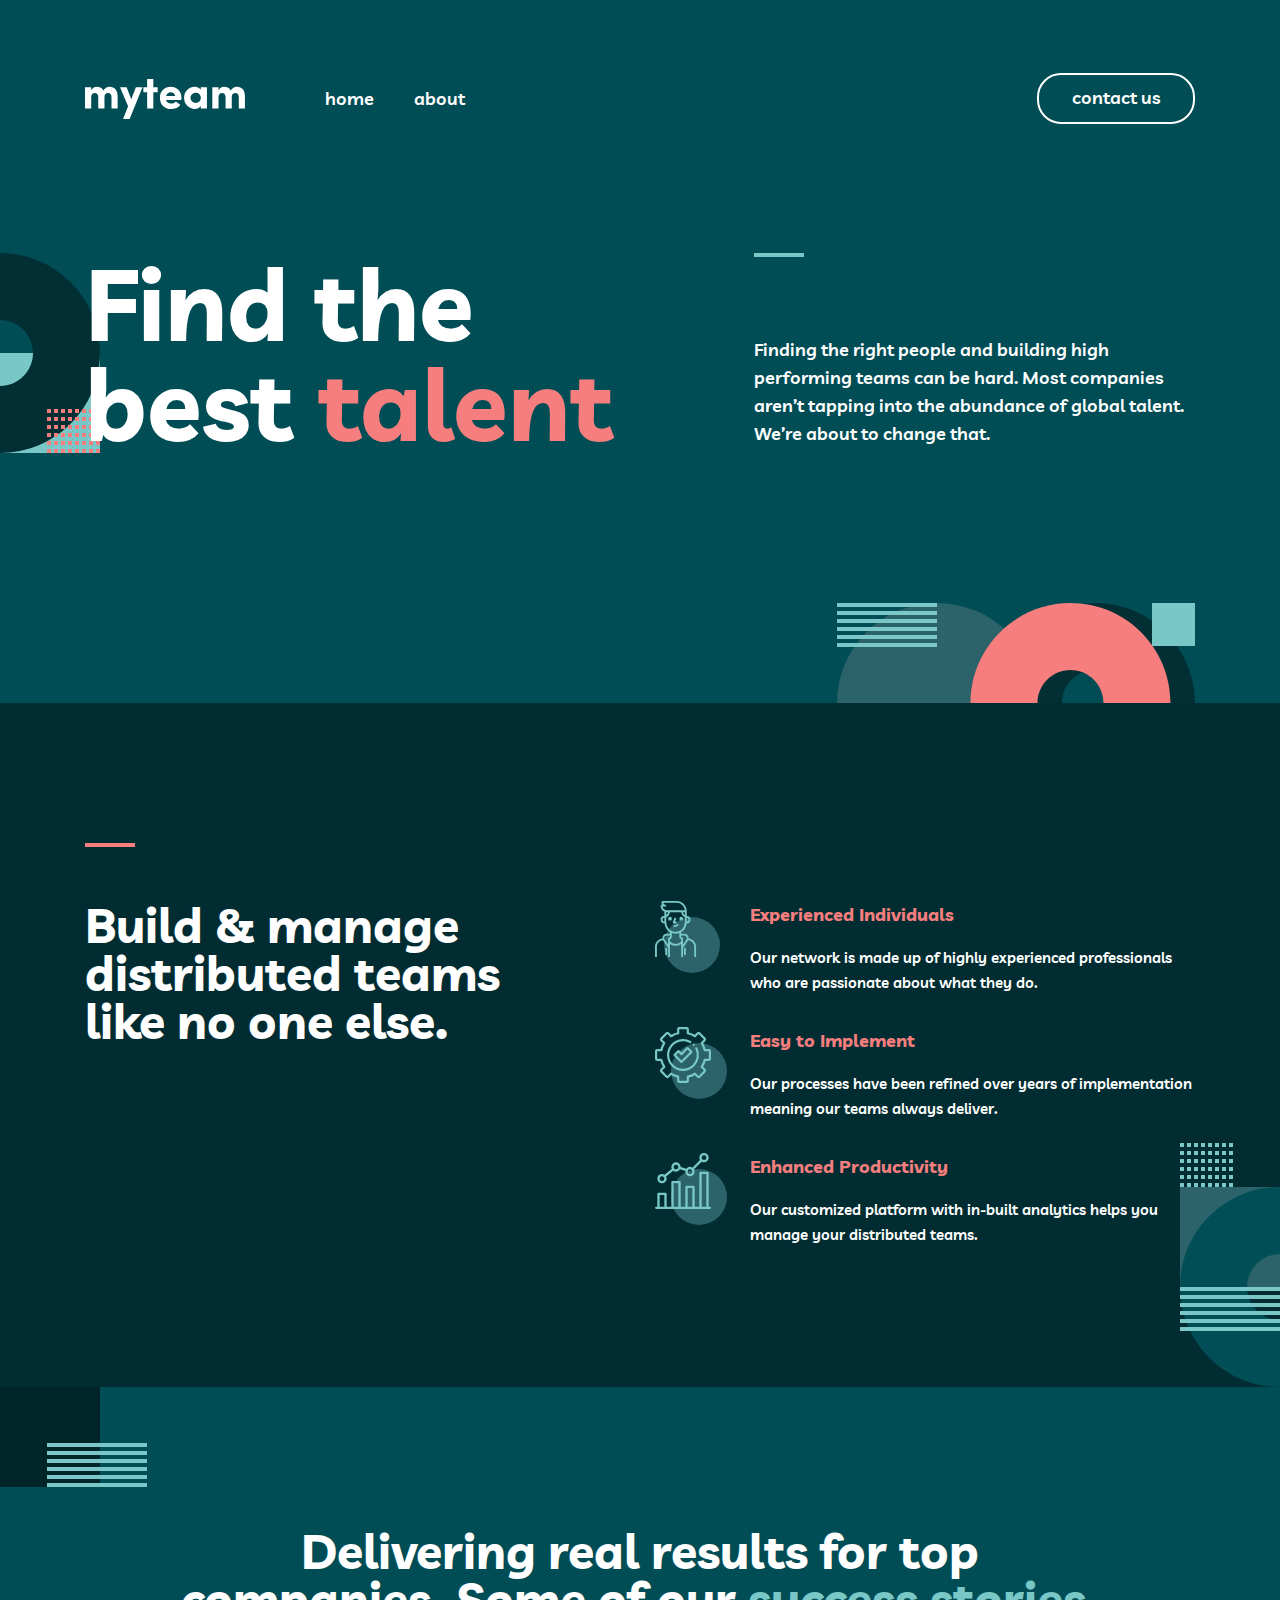
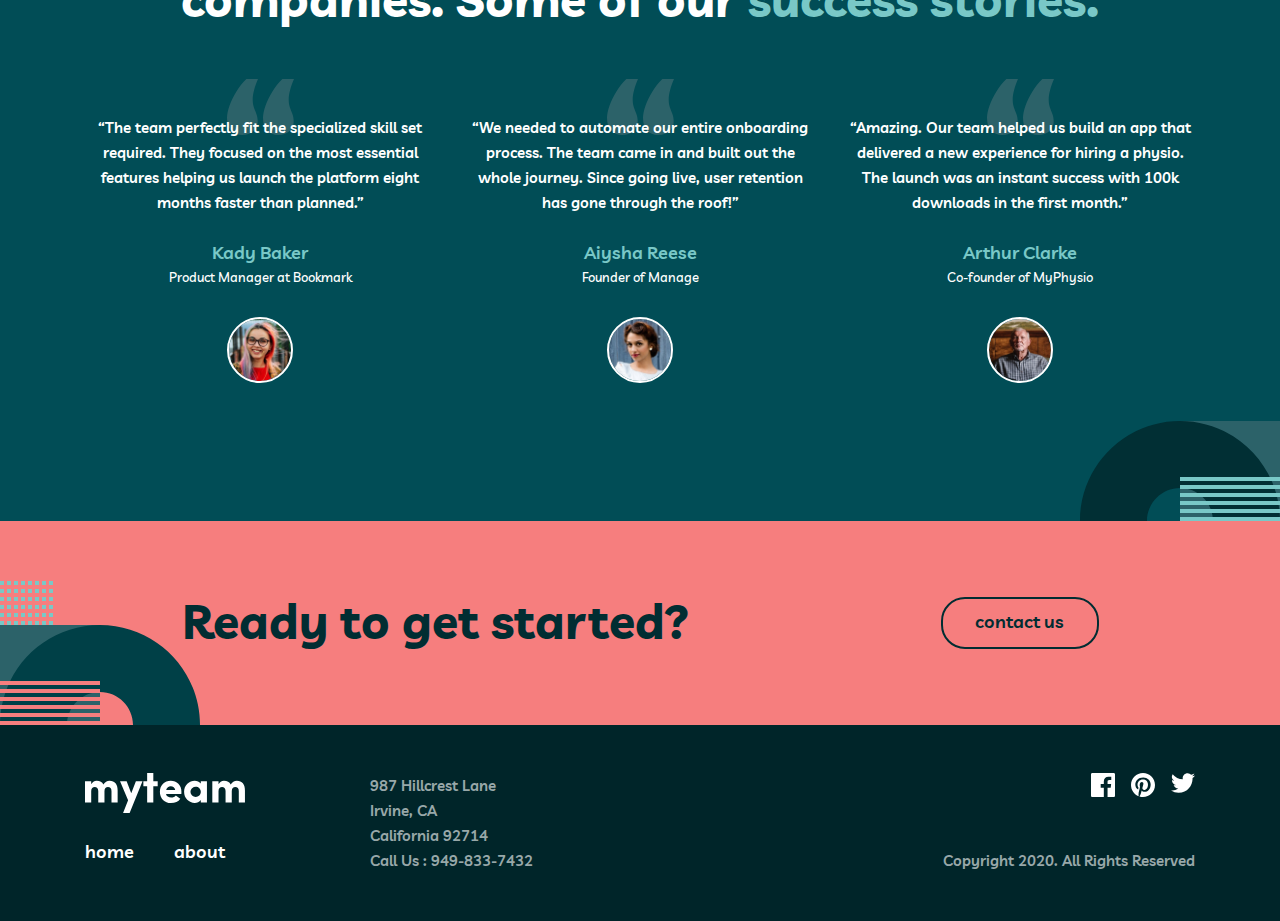
<file: index.html>
<!DOCTYPE html>
<html lang="en">
  <head>
    <meta charset="UTF-8" />
    <meta name="viewport" content="width=device-width, initial-scale=1.0" />

    <link
      rel="icon"
      type="image/png"
      sizes="32x32"
      href="./images/favicon-32x32.png"
    />

    <title>Frontend Mentor | myteam website challenge - Homepage</title>
    <link rel="preconnect" href="https://fonts.googleapis.com" />
    <link rel="preconnect" href="https://fonts.gstatic.com" crossorigin />
    <link
      href="https://fonts.googleapis.com/css2?family=Livvic:wght@500;600;700&display=swap"
      rel="stylesheet"
    />
    <link rel="stylesheet" href="./css/reset.css" />
    <link rel="stylesheet" href="./css/home.css" />
  </head>
  <body>
    <main>
      <header class="bg-primary-400">
        <nav class="nav-bar">
          <ul role="list" class="nav-list">
            <li class="logo">
              <a class="logo-link" href="./index.html">
                <svg xmlns="http://www.w3.org/2000/svg" width="160" height="40">
                  <path
                    fill="#FFF"
                    d="M6.214 29.531V18.237c0-1.488.334-2.582 1.003-3.282.668-.699 1.511-1.049 2.529-1.049 1.017 0 1.846.365 2.485 1.094.625.73.967 1.734 1.025 3.013v11.518h6.213V18.237c0-1.459.32-2.545.96-3.26.64-.714 1.49-1.07 2.55-1.07 1.062 0 1.92.379 2.573 1.138.625.759.938 1.793.938 3.102v11.384h6.148v-12.12c0-3.096-.69-5.484-2.071-7.165-1.381-1.682-3.38-2.523-5.996-2.523-2.616 0-4.687 1.265-6.213 3.795-1.163-2.5-3.394-3.75-6.694-3.75a6.251 6.251 0 00-3.27.915c-.945.64-1.672 1.51-2.18 2.612V8.192H0v21.34h6.214zM44.634 40L57.499 8.192h-6.606L46.248 20.29l-4.6-12.098h-6.606l8.045 19.152L38.072 40h6.563zm23.683-10.469V13.214H72.7V8.192h-4.383V0h-6.17v8.192h-3.793v5.022h3.793v16.317h6.17zm17.448.447c4.418.015 7.594-1.429 9.527-4.33L90.78 22.5c-1.046 1.34-2.565 2.009-4.557 2.009-1.279 0-2.427-.313-3.444-.938-1.018-.625-1.585-1.503-1.7-2.634H96.36c.058-1.28.087-1.934.087-1.964-.015-3.333-1.04-6.041-3.074-8.125-2.035-2.083-4.586-3.125-7.653-3.125-3.067-.015-5.64 1.005-7.718 3.058-2.078 2.054-3.118 4.725-3.118 8.014 0 3.288 1.04 5.982 3.118 8.08 2.108 2.068 4.695 3.103 7.762 3.103zm4.426-13.014h-9.027c.233-1.16.814-2.068 1.745-2.723.9-.655 1.875-.967 2.921-.937a4.987 4.987 0 012.856.982c.858.625 1.36 1.518 1.505 2.678zm19.518 12.969c1.076.03 2.202-.208 3.38-.714 1.177-.506 2.078-1.213 2.703-2.12v2.432h6.148V8.192h-6.148v2.366c-.625-.908-1.52-1.607-2.682-2.098-1.163-.491-2.296-.737-3.401-.737-2.718.015-5.167 1.05-7.347 3.103-2.18 2.053-3.27 4.725-3.27 8.013 0 3.289 1.053 5.96 3.16 8.014 2.108 2.053 4.594 3.08 7.457 3.08zm1.003-6.027c-1.41 0-2.624-.476-3.641-1.428-1.047-.953-1.57-2.158-1.57-3.616 0-1.444.523-2.657 1.57-3.639 1.134-.967 2.376-1.45 3.728-1.45 1.352 0 2.522.476 3.51 1.428.989.952 1.483 2.173 1.483 3.66 0 1.489-.494 2.701-1.483 3.639-.988.938-2.187 1.406-3.597 1.406zm22.81 5.625V18.237c0-1.488.335-2.582 1.003-3.282.669-.699 1.512-1.049 2.53-1.049 1.017 0 1.845.365 2.485 1.094.625.73.966 1.734 1.025 3.013v11.518h6.213V18.237c0-1.459.32-2.545.96-3.26.64-.714 1.49-1.07 2.55-1.07 1.062 0 1.92.379 2.573 1.138.625.759.938 1.793.938 3.102v11.384h6.148v-12.12c0-3.096-.69-5.484-2.071-7.165-1.381-1.682-3.38-2.523-5.996-2.523-2.616 0-4.687 1.265-6.214 3.795-1.162-2.5-3.394-3.75-6.693-3.75a6.251 6.251 0 00-3.27.915c-.945.64-1.672 1.51-2.18 2.612V8.192h-6.214v21.34h6.213z"
                  />
                </svg>
              </a>
            </li>
            <li class="nav-item">
              <a class="nav-link" href="./index.html">home</a>
            </li>
            <li class="nav-item">
              <a class="nav-link" href="./about.html">about</a>
            </li>
          </ul>
          <a class="btn nav-btn" href="./contact.html">contact us</a>
        </nav>
      </header>

      <!-- Hero Section -->
      <div class="hero-section bg-primary-400">
        <div class="home-bg-pattern-1">
          <svg xmlns="http://www.w3.org/2000/svg" width="200" height="200">
            <g fill="none" fill-rule="evenodd">
              <path fill="#79C8C7" d="M100 200h100V100H100z" />
              <path
                fill="#012F34"
                d="M100 0C44.772 0 0 44.772 0 100s44.772 100 100 100 100-44.772 100-100S155.228 0 100 0zm0 67c18.225 0 33 14.775 33 33s-14.775 33-33 33-33-14.775-33-33 14.775-33 33-33z"
              />
              <path
                fill="#F67E7E"
                d="M196 196v4h4v-4h-4zm-7 0v4h4v-4h-4zm-7 0v4h4v-4h-4zm-7 0v4h4v-4h-4zm-7 0v4h4v-4h-4zm-7 0v4h4v-4h-4zm-7 0v4h4v-4h-4zm-7 0v4h4v-4h-4zm49-8v4h4v-4h-4zm-7 0v4h4v-4h-4zm-7 0v4h4v-4h-4zm-7 0v4h4v-4h-4zm-7 0v4h4v-4h-4zm-7 0v4h4v-4h-4zm-7 0v4h4v-4h-4zm-7 0v4h4v-4h-4zm49-8v4h4v-4h-4zm-7 0v4h4v-4h-4zm-7 0v4h4v-4h-4zm-7 0v4h4v-4h-4zm-7 0v4h4v-4h-4zm-7 0v4h4v-4h-4zm-7 0v4h4v-4h-4zm-7 0v4h4v-4h-4zm35-8v4h4v-4h-4zm-14 0v4h4v-4h-4zm7 0v4h4v-4h-4zm-21 0v4h4v-4h-4zm7 0v4h4v-4h-4zm35 0v4h4v-4h-4zm-7 0v4h4v-4h-4zm-42 0v4h4v-4h-4zm49-8v4h4v-4h-4zm-7 0v4h4v-4h-4zm-7 0v4h4v-4h-4zm-7 0v4h4v-4h-4zm-7 0v4h4v-4h-4zm-7 0v4h4v-4h-4zm-7 0v4h4v-4h-4zm-7 0v4h4v-4h-4zm49-8v4h4v-4h-4zm-7 0v4h4v-4h-4zm-7 0v4h4v-4h-4zm-7 0v4h4v-4h-4zm-7 0v4h4v-4h-4zm-7 0v4h4v-4h-4zm-7 0v4h4v-4h-4zm-7 0v4h4v-4h-4z"
              />
            </g>
          </svg>
        </div>
        <div class="hero-section-center">
          <div class="hero-section-title">
            <p>Find the</p>
            <p>best <span class="title-accent">talent</span></p>
          </div>
          <p class="hero-section-content rectangle-decoration">
            Finding the right people and building high performing teams can be
            hard. Most companies aren’t tapping into the abundance of global
            talent. We’re about to change that.
          </p>
          <div class="home-bg-pattern-2">
            <svg xmlns="http://www.w3.org/2000/svg" width="358" height="100">
              <g fill="none" fill-rule="evenodd">
                <circle cx="100" cy="100" r="100" fill="#2C6269" />
                <path
                  fill="#012F34"
                  d="M258 0c55.228 0 100 44.772 100 100s-44.772 100-100 100-100-44.772-100-100S202.772 0 258 0zm0 67c-18.225 0-33 14.775-33 33s14.775 33 33 33 33-14.775 33-33-14.775-33-33-33z"
                />
                <path fill="#79C8C7" d="M358 43h-43V0h43z" />
                <path
                  fill="#F67E7E"
                  d="M233.514 0c55.228 0 100 44.772 100 100s-44.772 100-100 100c-55.229 0-100-44.772-100-100s44.771-100 100-100zm0 67c-18.226 0-33 14.775-33 33s14.774 33 33 33c18.225 0 33-14.775 33-33s-14.775-33-33-33z"
                />
                <path
                  fill="#79C8C7"
                  d="M100 40v4H0v-4h100zm0-8v4H0v-4h100zm0-8v4H0v-4h100zm0-8v4H0v-4h100zm0-8v4H0V8h100zm0-8v4H0V0h100z"
                />
              </g>
            </svg>
          </div>
        </div>
      </div>

      <!-- Section 1 -->
      <div class="section-1 bg-primary-600">
        <div class="section-1-center">
          <p class="section-1-title rectangle-decoration">
            Build & manage distributed teams like no one else.
          </p>
          <div class="section-1-content">
            <div class="box box-1">
              <svg xmlns="http://www.w3.org/2000/svg" width="65" height="72">
                <g fill="none" fill-rule="evenodd" transform="translate(-7)">
                  <circle cx="44" cy="44" r="28" fill="#2C6269" />
                  <path
                    fill="#79C8C7"
                    fill-rule="nonzero"
                    d="M28.496 0c5.66 0 10.267 4.606 10.267 10.267v4.666a3.737 3.737 0 013.733 3.734 3.737 3.737 0 01-3.733 3.733h-.213a11.184 11.184 0 01-5.387 8.7v1.566h2.949a4.523 4.523 0 014.512 4.306l.005.212c0 .07 0 .14-.003.21l.122.007c4.216.561 7.348 4.142 7.348 8.332V56h-1.867V45.733a6.553 6.553 0 00-5.668-6.475l-.405-.025a4.573 4.573 0 01-.28.484l-4.847 7.233V56h-1.867l.001-13.044a9.388 9.388 0 01-5.6 1.844 9.39 9.39 0 01-5.6-1.843V56h-1.867v-9.05l-4.845-7.23a4.573 4.573 0 01-.282-.487l-.467.03c-3.17.426-5.606 3.21-5.606 6.47V56H7.029V45.733c0-4.19 3.132-7.77 7.288-8.326l.182-.013-.004-.22a4.52 4.52 0 014.305-4.502l.212-.005 2.95-.001v-1.534a10.995 10.995 0 01-5.187-7.266l-.055-.289a10.974 10.974 0 01-.13-.987l-.015-.19h-.212a3.738 3.738 0 01-3.729-3.535l-.005-.198a3.737 3.737 0 013.734-3.734l-.001-4.364A6.543 6.543 0 0112.633 4.9l-.004-.234c0-.516.418-.934.934-.934h.5a3.706 3.706 0 01-.5-1.866V.933c0-.515.418-.933.933-.933zM18.229 46.667c.515 0 .934.417.934.933v5.6a.933.933 0 11-1.867 0v-5.6c0-.516.418-.933.933-.933zm18.667 0c.516 0 .933.417.933.933v5.6a.932.932 0 11-1.867 0v-5.6c0-.516.418-.933.934-.933zm-.784-12.134h-2.95v1.139a.935.935 0 00.666.908l.11.025h.158c.516 0 .933.418.933.934v6.057l3.294-4.915c.256-.385.405-.827.434-1.289l.006-.199c0-1.47-1.19-2.66-2.651-2.66zm-14.15 0h-2.949a2.653 2.653 0 00-2.65 2.65 2.638 2.638 0 00.441 1.5l3.291 4.912v-6.056c0-.48.361-.873.825-.927l.11-.007h.158a.933.933 0 00.774-.926v-1.146zM31.296 32c-.572.213-1.168.38-1.783.5a10.97 10.97 0 01-5.684-.486v3.658a2.797 2.797 0 01-1.867 2.654v2.123a7.53 7.53 0 005.6 2.484c2.147 0 4.17-.901 5.6-2.485v-2.123a2.798 2.798 0 01-1.866-2.661zm1.933-20.8H21.895c-.413 2.84-2.638 4.552-3.666 5.203V19.6l.221 2.84c.023.267.06.54.107.81.883 4.971 5.646 8.297 10.616 7.415a9.328 9.328 0 007.529-8.593l.197-2.545v-3.122c-1.027-.65-3.255-2.363-3.67-5.205zm-3.526 11.473l1.32 1.32a7.27 7.27 0 01-5.168 2.14h-.16v-1.866h.16a5.414 5.414 0 003.848-1.594zm-3.008-6.22l1.734.694-1.355 3.386h1.422V22.4h-2.8a.935.935 0 01-.867-1.28l1.866-4.666zm12.068.347v2.8l-.072.933h.072c.98 0 1.786-.759 1.86-1.72l.006-.146c0-1.03-.837-1.867-1.866-1.867zm-22.399 0a1.869 1.869 0 00-1.868 1.867c0 1.03.837 1.866 1.867 1.866h.068l-.066-.861V16.8zm5.598-.933a1.867 1.867 0 110 3.733 1.867 1.867 0 010-3.733zm11.2 0a1.867 1.867 0 110 3.733 1.867 1.867 0 010-3.733zm3.733-4.668l-1.766.002c.272 1.256 1.054 2.215 1.768 2.86l-.002-2.862zm-18.666-.066v2.926c.714-.644 1.495-1.603 1.767-2.858l-.833-.001c-.317 0-.629-.023-.934-.067zm10.267-9.266H15.429c0 1.03.837 1.866 1.867 1.866a.934.934 0 010 1.867H14.59a4.675 4.675 0 004.573 3.733h17.68c-.465-4.194-4.03-7.466-8.347-7.466z"
                  />
                  <path d="M0 0h56v56H0z" />
                </g>
              </svg>

              <div class="box-content">
                <h3>Experienced Individuals</h3>
                <p>
                  Our network is made up of highly experienced professionals who
                  are passionate about what they do.
                </p>
              </div>
            </div>
            <div class="box box-2">
              <svg xmlns="http://www.w3.org/2000/svg" width="72" height="72">
                <g fill="none" fill-rule="evenodd">
                  <circle cx="44" cy="44" r="28" fill="#2C6269" />
                  <path
                    fill="#79C8C7"
                    fill-rule="nonzero"
                    d="M31.719 0a2.19 2.19 0 012.187 2.188v3.23a23.117 23.117 0 015.886 2.436l2.284-2.283a2.19 2.19 0 013.093 0l5.26 5.26a2.19 2.19 0 010 3.093l-2.283 2.284a23.117 23.117 0 012.436 5.886h3.23A2.19 2.19 0 0156 24.28v7.438a2.19 2.19 0 01-2.188 2.187h-3.237a23.122 23.122 0 01-2.44 5.877l2.293 2.293a2.19 2.19 0 010 3.093l-5.259 5.26a2.19 2.19 0 01-3.093 0l-2.301-2.301a23.12 23.12 0 01-5.869 2.426v3.258A2.19 2.19 0 0131.72 56H24.28a2.19 2.19 0 01-2.187-2.188v-3.265a23.107 23.107 0 01-5.859-2.43l-2.31 2.312a2.19 2.19 0 01-3.094 0l-5.26-5.26a2.19 2.19 0 010-3.093l2.311-2.311a23.107 23.107 0 01-2.43-5.859H2.189A2.19 2.19 0 010 31.72V24.28a2.19 2.19 0 012.188-2.187h3.258a23.106 23.106 0 012.426-5.869l-2.3-2.301a2.19 2.19 0 010-3.093l5.259-5.26a2.19 2.19 0 013.093 0l2.293 2.294a23.106 23.106 0 015.877-2.44V2.188A2.19 2.19 0 0124.28 0h7.438zm0 2.188H24.28v4.098c0 .513-.356.957-.857 1.068a20.954 20.954 0 00-6.78 2.815c-.433.277-1 .216-1.363-.148l-2.904-2.903-5.259 5.26 2.91 2.91c.363.362.425.928.149 1.36a20.959 20.959 0 00-2.801 6.774c-.11.502-.555.86-1.068.86h-4.12v7.437h4.126c.513 0 .957.357 1.068.857a20.948 20.948 0 002.805 6.764c.276.433.215 1-.148 1.362l-2.92 2.92 5.258 5.26 2.92-2.92a1.094 1.094 0 011.363-.15 20.943 20.943 0 006.764 2.806c.5.111.857.555.857 1.068v4.127h7.438v-4.12c0-.514.357-.959.859-1.069 2.41-.53 4.69-1.473 6.774-2.801a1.094 1.094 0 011.361.15l2.91 2.909 5.259-5.26-2.903-2.902a1.094 1.094 0 01-.148-1.363 20.957 20.957 0 002.815-6.78c.11-.502.555-.858 1.068-.858h4.099V24.28H49.72c-.514 0-.958-.357-1.068-.859a20.944 20.944 0 00-2.811-6.79 1.094 1.094 0 01.148-1.362l2.893-2.893-5.26-5.259-2.892 2.893c-.363.363-.929.424-1.362.148a20.954 20.954 0 00-6.79-2.81 1.093 1.093 0 01-.86-1.069V2.187zm4.087 11.877a1.094 1.094 0 11-1.07 1.908c-5.356-3.004-12.133-2.065-16.48 2.282-5.374 5.373-5.374 14.117 0 19.49A13.742 13.742 0 0028 41.775c3.53 0 7.058-1.343 9.745-4.03a13.765 13.765 0 002.588-15.903 1.094 1.094 0 111.957-.978 15.95 15.95 0 01-2.998 18.428A15.92 15.92 0 0128 43.962a15.92 15.92 0 01-11.292-4.67c-6.226-6.227-6.226-16.357 0-22.584a15.822 15.822 0 019.209-4.54 16.079 16.079 0 019.889 1.897zm-2.495 6.198l3.923 3.923c.427.427.427 1.12 0 1.547L27.23 35.737a1.095 1.095 0 01-1.547 0l-6.917-6.917a1.093 1.093 0 010-1.547l3.923-3.923a1.093 1.093 0 011.547 0l2.22 2.22 5.308-5.307a1.093 1.093 0 011.547 0zm-.774 2.32l-5.307 5.308a1.095 1.095 0 01-1.547 0l-2.22-2.22-2.377 2.376 5.37 5.37 8.458-8.457-2.377-2.377zm6.22-5.957c.288 0 .57.117.774.32.203.204.32.486.32.774a1.1 1.1 0 01-.32.773 1.1 1.1 0 01-.774.32 1.1 1.1 0 01-.774-.32 1.099 1.099 0 010-1.546c.203-.204.485-.32.774-.32z"
                  />
                </g>
              </svg>

              <div class="box-content">
                <h3>Easy to Implement</h3>
                <p>
                  Our processes have been refined over years of implementation
                  meaning our teams always deliver.
                </p>
              </div>
            </div>
            <div class="box box-3">
              <svg xmlns="http://www.w3.org/2000/svg" width="72" height="72">
                <g fill="none" fill-rule="evenodd">
                  <circle cx="44" cy="44" r="28" fill="#2C6269" />
                  <path
                    fill="#79C8C7"
                    fill-rule="nonzero"
                    d="M52.5 18.667c.644 0 1.167.522 1.167 1.166l-.001 33.833h1.167c.601 0 1.097.456 1.16 1.04l.007.127c0 .644-.523 1.167-1.167 1.167l-2.315-.001L52.5 56h-7.018l-6.964-.001L38.5 56h-7.018l-6.964-.001L24.5 56H1.167a1.167 1.167 0 010-2.333l1.166-.001V40.833c0-.6.456-1.096 1.04-1.16l.127-.006h7c.644 0 1.167.522 1.167 1.166l-.001 12.833h4.667v-24.5c0-.6.456-1.096 1.04-1.16L17.5 28h7c.644 0 1.167.523 1.167 1.167l-.001 24.499h4.667V33.833c0-.6.456-1.096 1.04-1.16l.127-.006h7c.644 0 1.167.522 1.167 1.166l-.001 19.833h4.667V19.833c0-.6.456-1.096 1.04-1.16l.127-.006zM9.333 42H4.667v11.667h4.666V42zm14-11.667h-4.666v23.334h4.666V30.333zm14 4.667h-4.666v18.667h4.666V35zm14-14h-4.666v32.667h4.666V21zM49 0a4.671 4.671 0 014.667 4.667A4.671 4.671 0 0149 9.333a4.64 4.64 0 01-2.37-.647l-7.61 7.612a4.64 4.64 0 01.647 2.369A4.671 4.671 0 0135 23.333a4.671 4.671 0 01-4.603-5.44l-5.372-1.532A4.669 4.669 0 0121 18.667a4.643 4.643 0 01-2.802-.937l-7.117 5.674c.373.67.586 1.442.586 2.263A4.671 4.671 0 017 30.333a4.671 4.671 0 01-4.667-4.666A4.671 4.671 0 017 21c.905 0 1.75.259 2.466.706l7.274-5.8A4.671 4.671 0 0121 9.333a4.671 4.671 0 014.665 4.781l5.7 1.627a4.66 4.66 0 016.005-1.095l7.61-7.611a4.64 4.64 0 01-.647-2.37A4.671 4.671 0 0149 0zM7 23.333a2.336 2.336 0 00-2.333 2.334A2.336 2.336 0 007 28a2.336 2.336 0 002.333-2.333c0-.634-.254-1.21-.666-1.632a.99.99 0 01-.106-.114l.074.082A2.325 2.325 0 007 23.333zm28-7a2.336 2.336 0 00-2.333 2.334A2.336 2.336 0 0035 21a2.336 2.336 0 002.333-2.333A2.336 2.336 0 0035 16.333zm-14-4.666A2.336 2.336 0 0018.667 14c0 .535.18 1.028.485 1.423l.028.03.015.02a2.317 2.317 0 001.805.86A2.336 2.336 0 0023.333 14 2.336 2.336 0 0021 11.667zm28-9.334a2.336 2.336 0 00-2.333 2.334c0 .631.252 1.205.661 1.626l.025.021.021.022c.42.411.993.664 1.626.664a2.336 2.336 0 002.333-2.333A2.336 2.336 0 0049 2.333z"
                  />
                </g>
              </svg>

              <div class="box-content">
                <h3>Enhanced Productivity</h3>
                <p>
                  Our customized platform with in-built analytics helps you
                  manage your distributed teams.
                </p>
              </div>
            </div>
          </div>
        </div>
        <svg
          class="home-bg-pattern-3"
          xmlns="http://www.w3.org/2000/svg"
          width="200"
          height="244"
        >
          <g fill="none" fill-rule="evenodd">
            <path fill="#2C6269" d="M100 144H0V44h100z" />
            <path
              fill="#014E56"
              d="M100 44c55.228 0 100 44.772 100 100s-44.772 100-100 100S0 199.228 0 144 44.772 44 100 44zm0 67c-18.225 0-33 14.775-33 33s14.775 33 33 33 33-14.775 33-33-14.775-33-33-33z"
            />
            <path
              fill="#79C8C7"
              d="M100 184v4H0v-4h100zm0-8v4H0v-4h100zm0-8v4H0v-4h100zm0-8v4H0v-4h100zm0-8v4H0v-4h100zm0-8v4H0v-4h100zM4 40v4H0v-4h4zm7 0v4H7v-4h4zm7 0v4h-4v-4h4zm7 0v4h-4v-4h4zm7 0v4h-4v-4h4zm7 0v4h-4v-4h4zm7 0v4h-4v-4h4zm7 0v4h-4v-4h4zM4 32v4H0v-4h4zm7 0v4H7v-4h4zm7 0v4h-4v-4h4zm7 0v4h-4v-4h4zm7 0v4h-4v-4h4zm7 0v4h-4v-4h4zm7 0v4h-4v-4h4zm7 0v4h-4v-4h4zM4 24v4H0v-4h4zm7 0v4H7v-4h4zm7 0v4h-4v-4h4zm7 0v4h-4v-4h4zm7 0v4h-4v-4h4zm7 0v4h-4v-4h4zm7 0v4h-4v-4h4zm7 0v4h-4v-4h4zm-35-8v4h-4v-4h4zm14 0v4h-4v-4h4zm-7 0v4h-4v-4h4zm21 0v4h-4v-4h4zm-7 0v4h-4v-4h4zM4 16v4H0v-4h4zm7 0v4H7v-4h4zm42 0v4h-4v-4h4zM4 8v4H0V8h4zm7 0v4H7V8h4zm7 0v4h-4V8h4zm7 0v4h-4V8h4zm7 0v4h-4V8h4zm7 0v4h-4V8h4zm7 0v4h-4V8h4zm7 0v4h-4V8h4zM4 0v4H0V0h4zm7 0v4H7V0h4zm7 0v4h-4V0h4zm7 0v4h-4V0h4zm7 0v4h-4V0h4zm7 0v4h-4V0h4zm7 0v4h-4V0h4zm7 0v4h-4V0h4z"
            />
          </g>
        </svg>
      </div>

      <div class="section-2 bg-primary-400">
        <svg
          class="home-bg-pattern-4"
          xmlns="http://www.w3.org/2000/svg"
          width="147"
          height="100"
        >
          <g fill="none" fill-rule="evenodd">
            <path fill="#002529" d="M0 100h100V0H0z" />
            <path
              fill="#79C8C7"
              d="M47 96v4h100v-4H47zm0-8v4h100v-4H47zm0-8v4h100v-4H47zm0-8v4h100v-4H47zm0-8v4h100v-4H47zm0-8v4h100v-4H47z"
            />
          </g>
        </svg>
        <div class="section-2-center">
          <h2 class="section-2-title">
            Delivering real results for top companies. Some of our
            <span> success stories. </span>
          </h2>
          <div class="section-2-content">
            <div class="testimonial-box testimonial-box-1">
              <p class="testimonial testimonial-1">
                “The team perfectly fit the specialized skill set required. They
                focused on the most essential features helping us launch the
                platform eight months faster than planned.”
              </p>
              <p class="name">Kady Baker</p>
              <p class="position">Product Manager at Bookmark</p>
              <img src="./assets/avatar-kady.jpg" alt="potrait of Kady" />
            </div>
            <div class="testimonial-box testimonial-box-2">
              <p class="testimonial testimonial-2">
                “We needed to automate our entire onboarding process. The team
                came in and built out the whole journey. Since going live, user
                retention has gone through the roof!”
              </p>
              <p class="name">Aiysha Reese</p>
              <p class="position">Founder of Manage</p>
              <img src="./assets/avatar-aiysha.jpg" alt="potrait of Aiysha" />
            </div>
            <div class="testimonial-box testimonial-box-3">
              <p class="testimonial testimonial-3">
                “Amazing. Our team helped us build an app that delivered a new
                experience for hiring a physio. The launch was an instant
                success with 100k downloads in the first month.”
              </p>
              <p class="name">Arthur Clarke</p>
              <p class="position">Co-founder of MyPhysio</p>
              <img src="./assets/avatar-arthur.jpg" alt="potrait of Arthur" />
            </div>
          </div>
        </div>
        <svg
          class="home-bg-pattern-5"
          xmlns="http://www.w3.org/2000/svg"
          width="200"
          height="100"
        >
          <g fill="none" fill-rule="evenodd">
            <path fill="#2C6269" d="M100 100h100V0H100z" />
            <path
              fill="#012F34"
              d="M100 0C44.772 0 0 44.772 0 100s44.772 100 100 100 100-44.772 100-100S155.228 0 100 0zm0 67c18.225 0 33 14.775 33 33s-14.775 33-33 33-33-14.775-33-33 14.775-33 33-33z"
            />
            <path
              fill="#79C8C7"
              d="M100 96v4h100v-4H100zm0-8v4h100v-4H100zm0-8v4h100v-4H100zm0-8v4h100v-4H100zm0-8v4h100v-4H100zm0-8v4h100v-4H100z"
            />
          </g>
        </svg>
      </div>

      <div class="contact-us">
        <svg
          class="home-bg-pattern-6"
          xmlns="http://www.w3.org/2000/svg"
          width="200"
          height="144"
        >
          <g fill="none" fill-rule="evenodd">
            <path fill="#2C6269" d="M100 144H0V44h100z" />
            <path
              fill="#004047"
              d="M100 44c55.228 0 100 44.772 100 100s-44.772 100-100 100S0 199.228 0 144 44.772 44 100 44zm0 67c-18.225 0-33 14.775-33 33s14.775 33 33 33 33-14.775 33-33-14.775-33-33-33z"
            />
            <path
              fill="#F67E7E"
              d="M100 140v4H0v-4h100zm0-8v4H0v-4h100zm0-8v4H0v-4h100zm0-8v4H0v-4h100zm0-8v4H0v-4h100zm0-8v4H0v-4h100z"
            />
            <path
              fill="#79C8C7"
              d="M4 40v4H0v-4h4zm7 0v4H7v-4h4zm7 0v4h-4v-4h4zm7 0v4h-4v-4h4zm7 0v4h-4v-4h4zm7 0v4h-4v-4h4zm7 0v4h-4v-4h4zm7 0v4h-4v-4h4zM4 32v4H0v-4h4zm7 0v4H7v-4h4zm7 0v4h-4v-4h4zm7 0v4h-4v-4h4zm7 0v4h-4v-4h4zm7 0v4h-4v-4h4zm7 0v4h-4v-4h4zm7 0v4h-4v-4h4zM4 24v4H0v-4h4zm7 0v4H7v-4h4zm7 0v4h-4v-4h4zm7 0v4h-4v-4h4zm7 0v4h-4v-4h4zm7 0v4h-4v-4h4zm7 0v4h-4v-4h4zm7 0v4h-4v-4h4zm-35-8v4h-4v-4h4zm14 0v4h-4v-4h4zm-7 0v4h-4v-4h4zm21 0v4h-4v-4h4zm-7 0v4h-4v-4h4zM4 16v4H0v-4h4zm7 0v4H7v-4h4zm42 0v4h-4v-4h4zM4 8v4H0V8h4zm7 0v4H7V8h4zm7 0v4h-4V8h4zm7 0v4h-4V8h4zm7 0v4h-4V8h4zm7 0v4h-4V8h4zm7 0v4h-4V8h4zm7 0v4h-4V8h4zM4 0v4H0V0h4zm7 0v4H7V0h4zm7 0v4h-4V0h4zm7 0v4h-4V0h4zm7 0v4h-4V0h4zm7 0v4h-4V0h4zm7 0v4h-4V0h4zm7 0v4h-4V0h4z"
            />
          </g>
        </svg>
        <div class="contact-us-center">
          <p class="ready">Ready to get started?</p>
          <a class="btn contact-us-btn" href="./contact.html">contact us</a>
        </div>
      </div>
    </main>

    <footer class="footer">
      <div class="footer-center">
        <div class="block-0">
          <div class="block-1">
            <svg
              class="logo-footer"
              xmlns="http://www.w3.org/2000/svg"
              width="160"
              height="40"
            >
              <path
                fill="#FFF"
                d="M6.214 29.531V18.237c0-1.488.334-2.582 1.003-3.282.668-.699 1.511-1.049 2.529-1.049 1.017 0 1.846.365 2.485 1.094.625.73.967 1.734 1.025 3.013v11.518h6.213V18.237c0-1.459.32-2.545.96-3.26.64-.714 1.49-1.07 2.55-1.07 1.062 0 1.92.379 2.573 1.138.625.759.938 1.793.938 3.102v11.384h6.148v-12.12c0-3.096-.69-5.484-2.071-7.165-1.381-1.682-3.38-2.523-5.996-2.523-2.616 0-4.687 1.265-6.213 3.795-1.163-2.5-3.394-3.75-6.694-3.75a6.251 6.251 0 00-3.27.915c-.945.64-1.672 1.51-2.18 2.612V8.192H0v21.34h6.214zM44.634 40L57.499 8.192h-6.606L46.248 20.29l-4.6-12.098h-6.606l8.045 19.152L38.072 40h6.563zm23.683-10.469V13.214H72.7V8.192h-4.383V0h-6.17v8.192h-3.793v5.022h3.793v16.317h6.17zm17.448.447c4.418.015 7.594-1.429 9.527-4.33L90.78 22.5c-1.046 1.34-2.565 2.009-4.557 2.009-1.279 0-2.427-.313-3.444-.938-1.018-.625-1.585-1.503-1.7-2.634H96.36c.058-1.28.087-1.934.087-1.964-.015-3.333-1.04-6.041-3.074-8.125-2.035-2.083-4.586-3.125-7.653-3.125-3.067-.015-5.64 1.005-7.718 3.058-2.078 2.054-3.118 4.725-3.118 8.014 0 3.288 1.04 5.982 3.118 8.08 2.108 2.068 4.695 3.103 7.762 3.103zm4.426-13.014h-9.027c.233-1.16.814-2.068 1.745-2.723.9-.655 1.875-.967 2.921-.937a4.987 4.987 0 012.856.982c.858.625 1.36 1.518 1.505 2.678zm19.518 12.969c1.076.03 2.202-.208 3.38-.714 1.177-.506 2.078-1.213 2.703-2.12v2.432h6.148V8.192h-6.148v2.366c-.625-.908-1.52-1.607-2.682-2.098-1.163-.491-2.296-.737-3.401-.737-2.718.015-5.167 1.05-7.347 3.103-2.18 2.053-3.27 4.725-3.27 8.013 0 3.289 1.053 5.96 3.16 8.014 2.108 2.053 4.594 3.08 7.457 3.08zm1.003-6.027c-1.41 0-2.624-.476-3.641-1.428-1.047-.953-1.57-2.158-1.57-3.616 0-1.444.523-2.657 1.57-3.639 1.134-.967 2.376-1.45 3.728-1.45 1.352 0 2.522.476 3.51 1.428.989.952 1.483 2.173 1.483 3.66 0 1.489-.494 2.701-1.483 3.639-.988.938-2.187 1.406-3.597 1.406zm22.81 5.625V18.237c0-1.488.335-2.582 1.003-3.282.669-.699 1.512-1.049 2.53-1.049 1.017 0 1.845.365 2.485 1.094.625.73.966 1.734 1.025 3.013v11.518h6.213V18.237c0-1.459.32-2.545.96-3.26.64-.714 1.49-1.07 2.55-1.07 1.062 0 1.92.379 2.573 1.138.625.759.938 1.793.938 3.102v11.384h6.148v-12.12c0-3.096-.69-5.484-2.071-7.165-1.381-1.682-3.38-2.523-5.996-2.523-2.616 0-4.687 1.265-6.214 3.795-1.162-2.5-3.394-3.75-6.693-3.75a6.251 6.251 0 00-3.27.915c-.945.64-1.672 1.51-2.18 2.612V8.192h-6.214v21.34h6.213z"
              />
            </svg>
            <div class="footer-nav">
              <a href="./index.html">home</a>
              <a href="./about.html">about</a>
            </div>
          </div>
          <div class="block-2">
            <div class="p">987 Hillcrest Lane</div>
            <div class="p">Irvine, CA</div>
            <div class="p">California 92714</div>
            <div class="p">Call Us : 949-833-7432</div>
            <div class="p"></div>
          </div>
        </div>
        <div class="block-3">
          <div class="social-media">
            <svg xmlns="http://www.w3.org/2000/svg" width="24" height="24">
              <path
                fill="#FFF"
                d="M22.675 0H1.325C.593 0 0 .593 0 1.325v21.351C0 23.407.593 24 1.325 24H12.82v-9.294H9.692v-3.622h3.128V8.413c0-3.1 1.893-4.788 4.659-4.788 1.325 0 2.463.099 2.795.143v3.24l-1.918.001c-1.504 0-1.795.715-1.795 1.763v2.313h3.587l-.467 3.622h-3.12V24h6.116c.73 0 1.323-.593 1.323-1.325V1.325C24 .593 23.407 0 22.675 0z"
              />
            </svg>
            <svg xmlns="http://www.w3.org/2000/svg" width="24" height="24">
              <path
                fill="#FFF"
                d="M12 0C5.373 0 0 5.372 0 12c0 5.084 3.163 9.426 7.627 11.174-.105-.949-.2-2.405.042-3.441.218-.937 1.407-5.965 1.407-5.965s-.359-.719-.359-1.782c0-1.668.967-2.914 2.171-2.914 1.023 0 1.518.769 1.518 1.69 0 1.029-.655 2.568-.994 3.995-.283 1.194.599 2.169 1.777 2.169 2.133 0 3.772-2.249 3.772-5.495 0-2.873-2.064-4.882-5.012-4.882-3.414 0-5.418 2.561-5.418 5.207 0 1.031.397 2.138.893 2.738a.36.36 0 01.083.345l-.333 1.36c-.053.22-.174.267-.402.161-1.499-.698-2.436-2.889-2.436-4.649 0-3.785 2.75-7.262 7.929-7.262 4.163 0 7.398 2.967 7.398 6.931 0 4.136-2.607 7.464-6.227 7.464-1.216 0-2.359-.631-2.75-1.378l-.748 2.853c-.271 1.043-1.002 2.35-1.492 3.146C9.57 23.812 10.763 24 12 24c6.627 0 12-5.373 12-12 0-6.628-5.373-12-12-12z"
              />
            </svg>
            <svg xmlns="http://www.w3.org/2000/svg" width="24" height="20">
              <path
                fill="#FFF"
                d="M24 2.557a9.83 9.83 0 01-2.828.775A4.932 4.932 0 0023.337.608a9.864 9.864 0 01-3.127 1.195A4.916 4.916 0 0016.616.248c-3.179 0-5.515 2.966-4.797 6.045A13.978 13.978 0 011.671 1.149a4.93 4.93 0 001.523 6.574 4.903 4.903 0 01-2.229-.616c-.054 2.281 1.581 4.415 3.949 4.89a4.935 4.935 0 01-2.224.084 4.928 4.928 0 004.6 3.419A9.9 9.9 0 010 17.54a13.94 13.94 0 007.548 2.212c9.142 0 14.307-7.721 13.995-14.646A10.025 10.025 0 0024 2.557z"
              />
            </svg>
          </div>
          <p class="copyright">Copyright 2020. All Rights Reserved</p>
        </div>
      </div>
    </footer>
  </body>
</html>
</file>
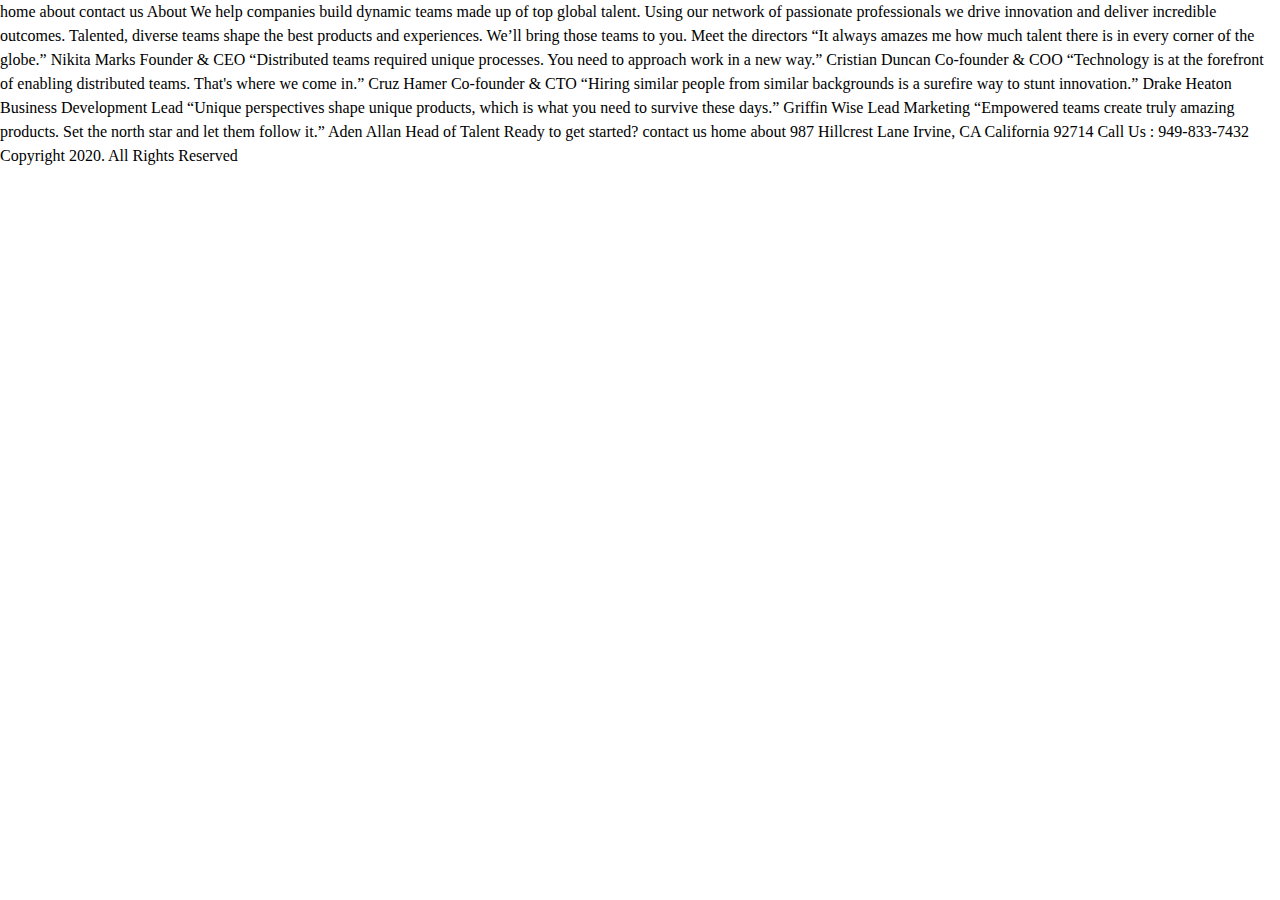
<file: about.html>
<!DOCTYPE html>
<html lang="en">
  <head>
    <meta charset="UTF-8" />
    <meta name="viewport" content="width=device-width, initial-scale=1.0" />

    <link
      rel="icon"
      type="image/png"
      sizes="32x32"
      href="./images/favicon-32x32.png"
    />

    <title>Frontend Mentor | myteam website challenge - About</title>
    <link rel="preconnect" href="https://fonts.googleapis.com" />
    <link rel="preconnect" href="https://fonts.gstatic.com" crossorigin />
    <link
      href="https://fonts.googleapis.com/css2?family=Livvic:wght@500;600;700&display=swap"
      rel="stylesheet"
    />
    <link rel="stylesheet" href="./css/reset.css" />
    <link rel="stylesheet" href="./css/about.css" />
  </head>
  <body></body>
</html>

home
  about

  contact us



  About

  We help companies build dynamic teams made up of top global talent. 
  Using our network of passionate professionals we drive innovation 
  and deliver incredible outcomes. Talented, diverse teams shape the 
  best products and experiences. We’ll bring those teams to you.



  Meet the directors

  “It always amazes me how much talent there is in every corner of the globe.”
  Nikita Marks
  Founder & CEO

  “Distributed teams required unique processes. You need to approach work in a new way.”
  Cristian Duncan
  Co-founder & COO

  “Technology is at the forefront of enabling distributed teams. That's where we come in.”
  Cruz Hamer
  Co-founder & CTO

  “Hiring similar people from similar backgrounds is a surefire way to stunt innovation.”
  Drake Heaton
  Business Development Lead

  “Unique perspectives shape unique products, which is what you need to survive these days.”
  Griffin Wise
  Lead Marketing

  “Empowered teams create truly amazing products. Set the north star and let them follow it.”
  Aden Allan
  Head of Talent



  Ready to get started?

  contact us



  home
  about

  987  Hillcrest Lane
  Irvine, CA
  California 92714
  Call Us : 949-833-7432

  Copyright 2020. All Rights Reserved
</file>
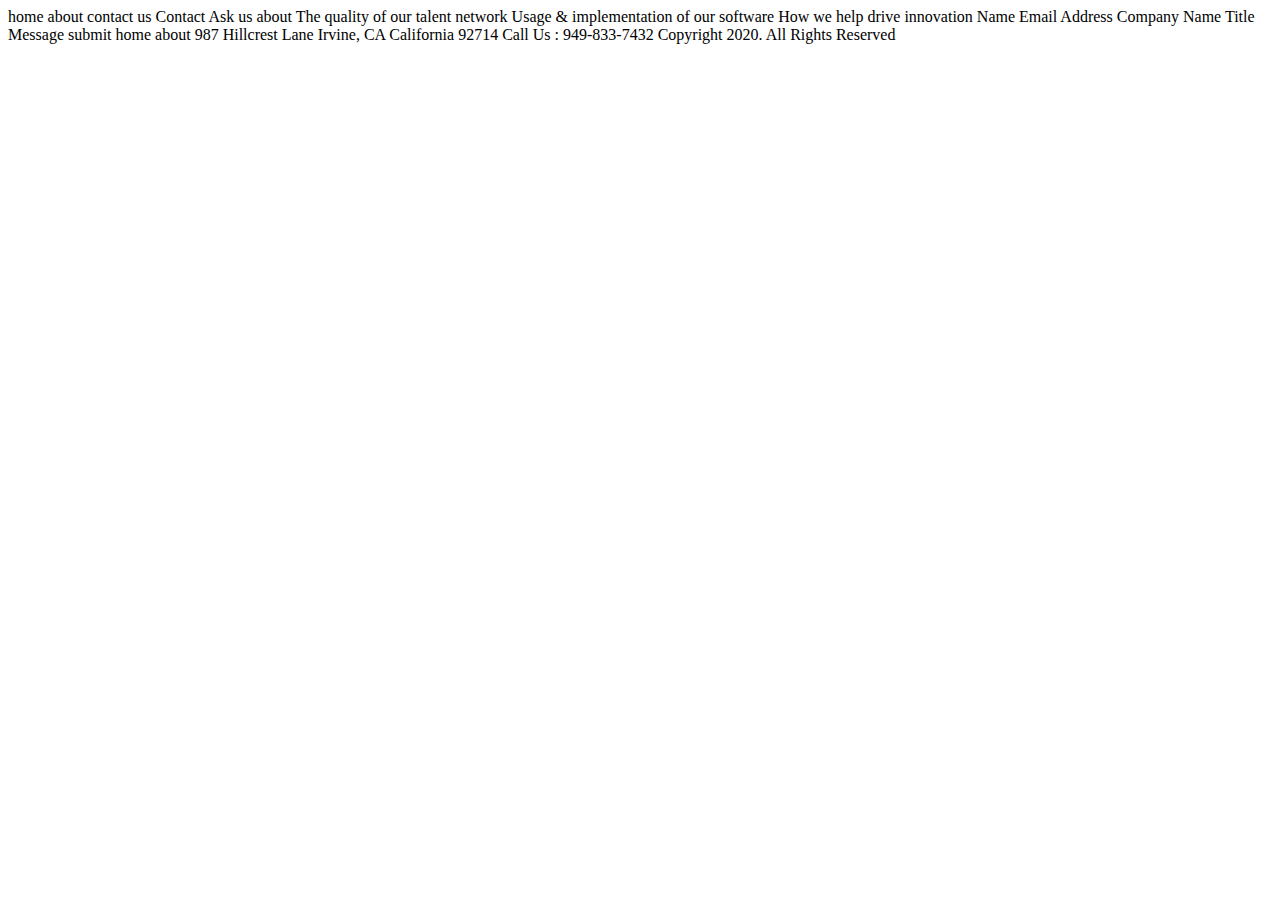
<file: contact.html>
<!DOCTYPE html>
<html lang="en">
<head>
  <meta charset="UTF-8">
  <meta name="viewport" content="width=device-width, initial-scale=1.0">

  <link rel="icon" type="image/png" sizes="32x32" href="./images/favicon-32x32.png">
  
  <title>Frontend Mentor | myteam website challenge - Contact</title>
</head>
<body>

  home
  about

  contact us



  Contact

  Ask us about

  The quality of our talent network
  Usage & implementation of our software
  How we help drive innovation

  Name
  Email Address
  Company Name
  Title
  Message

  submit



  home
  about

  987  Hillcrest Lane
  Irvine, CA
  California 92714
  Call Us : 949-833-7432

  Copyright 2020. All Rights Reserved
  
</body>
</html>
</file>
<file: css/home.css>
@import "./design-system.css";

body {
  font-family: var(--ff-primary);
  font-weight: 600;
  color: var(--clr-white);
  font-size: var(--fs-body-1);
}

.bg-primary-400 {
  background-color: var(--clr-primary-400);
}

.bg-primary-600 {
  background-color: var(--clr-primary-600);
}

.btn {
  text-decoration: none;
  border: 2px solid currentColor;
  padding: 9px 32.5px 11px;
  border-radius: 24px;
}

.rectangle-decoration::before {
  content: "";
  display: block;
  position: absolute;
  width: 50px;
  height: 4px;
  top: 0;
  left: 0;
  background-color: var(--clr-white);
}

header,
.hero-section,
.section-1,
.section-2,
.contact-us,
.footer {
  padding-inline: 50px;
}

.nav-bar {
  display: flex;
  align-items: center;
  justify-content: space-between;
  max-width: 1110px;
  margin: 0 auto;
  padding: 73px 0 64.5px;
}
.nav-list {
  display: flex;
  align-items: center;
}
.logo {
  margin-right: 80px;
}
.nav-item:last-child {
  margin-left: 40px;
}
a.nav-link {
  text-decoration: none;
  color: var(--clr-white);
  line-height: calc(28 / 18);
}
a.nav-link:hover,
a.nav-link:focus {
  cursor: pointer;
  color: var(--clr-accent);
}
.nav-btn {
  color: var(--clr-white);
}
.nav-btn:hover,
.nav-btn:focus {
  color: var(--clr-primary-700);
  background-color: var(--clr-white);
  border-color: var(--clr-white);
}

.hero-section {
  padding: 64.5px 0 250px;
  padding-inline: 20px;
  position: relative;
}
.home-bg-pattern-1 {
  position: absolute;
  top: 64.5px;
  left: -100px;
}
.hero-section-center {
  max-width: 1110px;
  margin: 0 auto;
  display: flex;
  justify-content: space-between;
  position: relative;
}
.home-bg-pattern-2 {
  position: absolute;
  right: 0;
  bottom: -250px;
}
.hero-section-title {
  font-size: var(--fs-h1-large);
  line-height: 1;
  width: 635px;
  font-weight: 700;
  margin-right: 40px;
}
.title-accent {
  color: var(--clr-accent);
}
.hero-section-content {
  font-size: var(--fs-body-1);
  line-height: calc(28 / 18);
  width: 445px;
  padding-top: 83px;
  position: relative;
}
.hero-section-content::before {
  background-color: var(--clr-primary-100);
}

.section-1 {
  padding-block: 140px;
  position: relative;
  overflow-x: hidden;
}
.home-bg-pattern-3 {
  position: absolute;
  bottom: 0;
  right: -100px;
}
.section-1-center {
  max-width: 1110px;
  margin: 0 auto;
  display: flex;
  justify-content: space-between;
}
.section-1-title {
  width: 445px;
  font-size: var(--fs-h2);
  line-height: 1;
  font-weight: 700;
  padding-top: 58px;
  position: relative;
  margin-right: 40px;
}
.section-1-title::before {
  background-color: var(--clr-accent);
}
.section-1-content {
  width: 540px;
  padding-top: 58px;
}
.box {
  display: flex;
  justify-content: space-between;
}
.box + .box {
  margin-top: 32px;
}
.box-content {
  width: 445px;
  text-align: left;
  background-color: transparent;
}
.box-content h3 {
  font-weight: 700;
  font-size: var(--fs-h3);
  line-height: calc(28 / 18);
  color: var(--clr-accent);
  margin-bottom: 16px;
}
.box-content p {
  font-size: var(--fs-body-2);
  line-height: calc(25 / 15);
}

.section-2 {
  padding-block: 140px;
  position: relative;
}
.section-2-center {
  max-width: 1110px;
  margin: 0 auto;
}
.section-2-title {
  font-size: var(--fs-h2);
  font-weight: 700;
  line-height: 1;
  max-width: 932px;
  text-align: center;
  margin: 0 auto;
  margin-bottom: 56px;
}
.section-2-title span {
  color: var(--clr-primary-100);
}
.section-2-content {
  display: flex;
  justify-content: space-between;
}
.testimonial-box {
  width: 350px;
  padding-top: 36px;
  background-image: url("/assets/icon-quotes.svg");
  background-repeat: no-repeat;
  background-position: 50% 0;
}
.testimonial {
  font-size: var(--fs-body-2);
  line-height: calc(25 / 15);
  text-align: center;
  margin-bottom: 24px;
}
.name {
  font-size: var(--fs-body-1);
  line-height: calc(28 / 18);
  color: var(--clr-primary-100);
  text-align: center;
  margin-bottom: 2px;
}
.position {
  font-size: 13px;
  font-weight: 500;
  line-height: calc(18 / 13);
  text-align: center;
  margin-bottom: 32px;
}
.testimonial-box img {
  width: 62px;
  border-radius: 50%;
  outline: 2px solid;
  margin: 0 auto;
}
.home-bg-pattern-4 {
  position: absolute;
  top: 0;
  left: 0;
}
.home-bg-pattern-5 {
  position: absolute;
  bottom: 0;
  right: 0;
}

.contact-us {
  background-color: var(--clr-accent);
  color: var(--clr-primary-600);
  padding-block: 76px;
  position: relative;
}
.contact-us-center {
  max-width: 917px;
  margin: 0 auto;
  display: flex;
  justify-content: space-between;
}
.ready {
  font-size: var(--fs-h2);
  line-height: 1;
  font-weight: 700;
}
.contact-us-btn {
  color: var(--clr-primary-600);
  font-size: var(--fs-body-1);
  line-height: calc(28 / 18);
}
.contact-us-btn:hover,
.contact-us-btn:focus {
  background-color: var(--clr-primary-600);
  color: var(--clr-white);
  border-color: var(--clr-primary-600);
}
.home-bg-pattern-6 {
  position: absolute;
  bottom: 0;
  left: 0;
}

.footer {
  background-color: var(--clr-primary-700);
  padding-block: 48px;
}
.footer-center {
  max-width: 1110px;
  margin: 0 auto;
  display: flex;
  justify-content: space-between;
}
.block-0 {
  display: flex;
  width: 730px;
  gap: 125px;
}
.footer-nav {
  width: 140px;
  display: flex;
  justify-content: space-between;
  margin-top: 25px;
}
.footer-nav a {
  text-decoration: none;
  color: var(--clr-white);
  line-height: calc(28 / 18);
}
.footer-nav a:hover,
.footer-nav a:focus {
  cursor: pointer;
  color: var(--clr-accent);
}
.block-2 {
  font-size: var(--fs-body-2);
  line-height: calc(25 / 15);
  color: hsl(184, 9%, 63%);
}
.block-3 {
  display: flex;
  flex-direction: column;
  justify-content: space-between;
  color: hsl(184, 9%, 63%);
}
.social-media {
  display: flex;
  width: 104px;
  justify-content: space-between;
  margin-left: auto;
}
.social-media svg:hover,
.social-media svg:focus {
  fill: var(--clr-accent);
  cursor: pointer;
}
.copyright {
  font-size: var(--fs-body-2);
  line-height: calc(25 / 15);
}

@media (max-width: 768px) {
  .nav-bar {
    padding-bottom: 56px;
  }
  .hero-section {
    padding-top: 56px;
  }
  .home-bg-pattern-1 {
    display: none;
  }
  .hero-section-center {
    flex-direction: column;
    align-items: center;
  }
  .home-bg-pattern-2 {
    position: absolute;
    right: 50%;
    bottom: -250px;
    transform: translateX(50%);
  }
  .hero-section-title {
    padding: 0;
    margin: 0;
    text-align: center;
    width: 683px;
    font-size: var(--fs-h1-small);
    margin-bottom: 24px;
  }

  .hero-section-content {
    margin: 0;
    padding: 0;
    text-align: center;
    width: 457px;
    line-height: 28px;
    font-size: var(--fs-body-2);
  }
  .hero-section-content::before {
    display: none;
  }
}
</file>
<file: css/about.css>
@import "./design-system.css";
</file>
